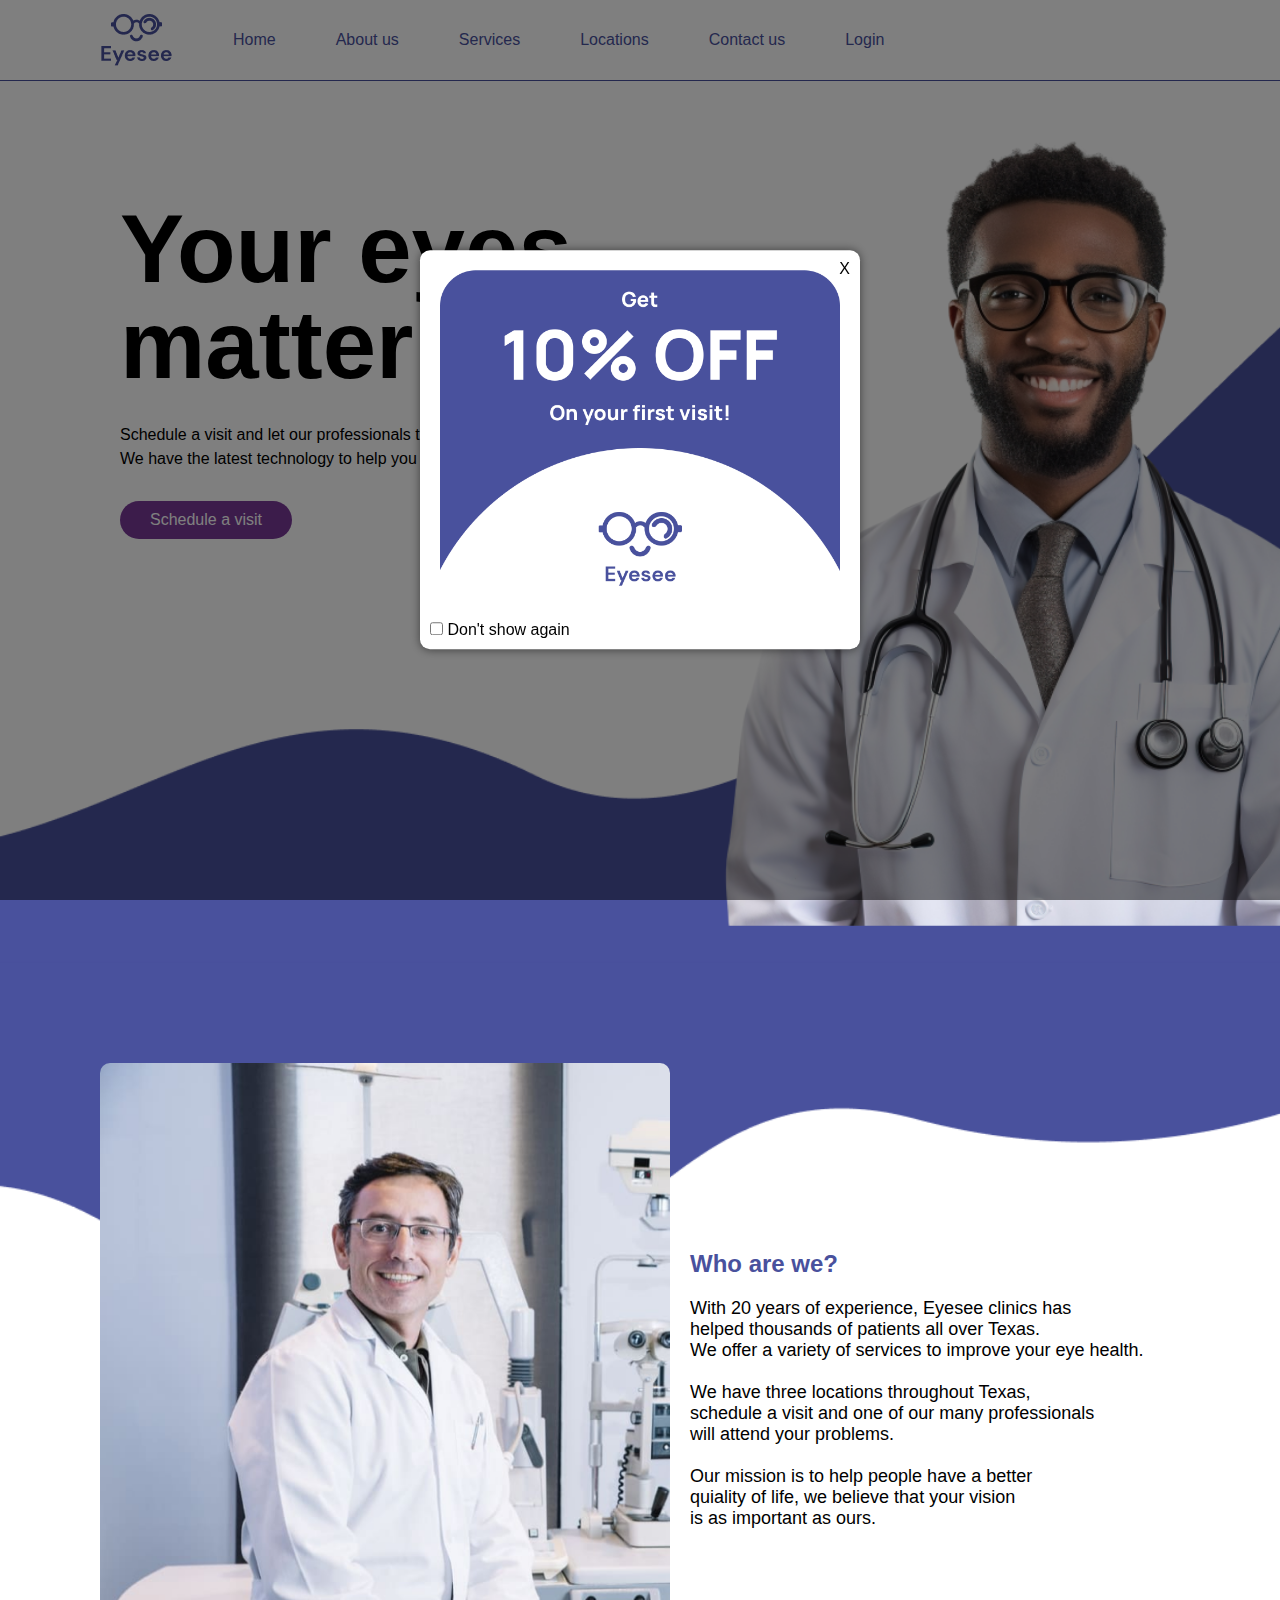
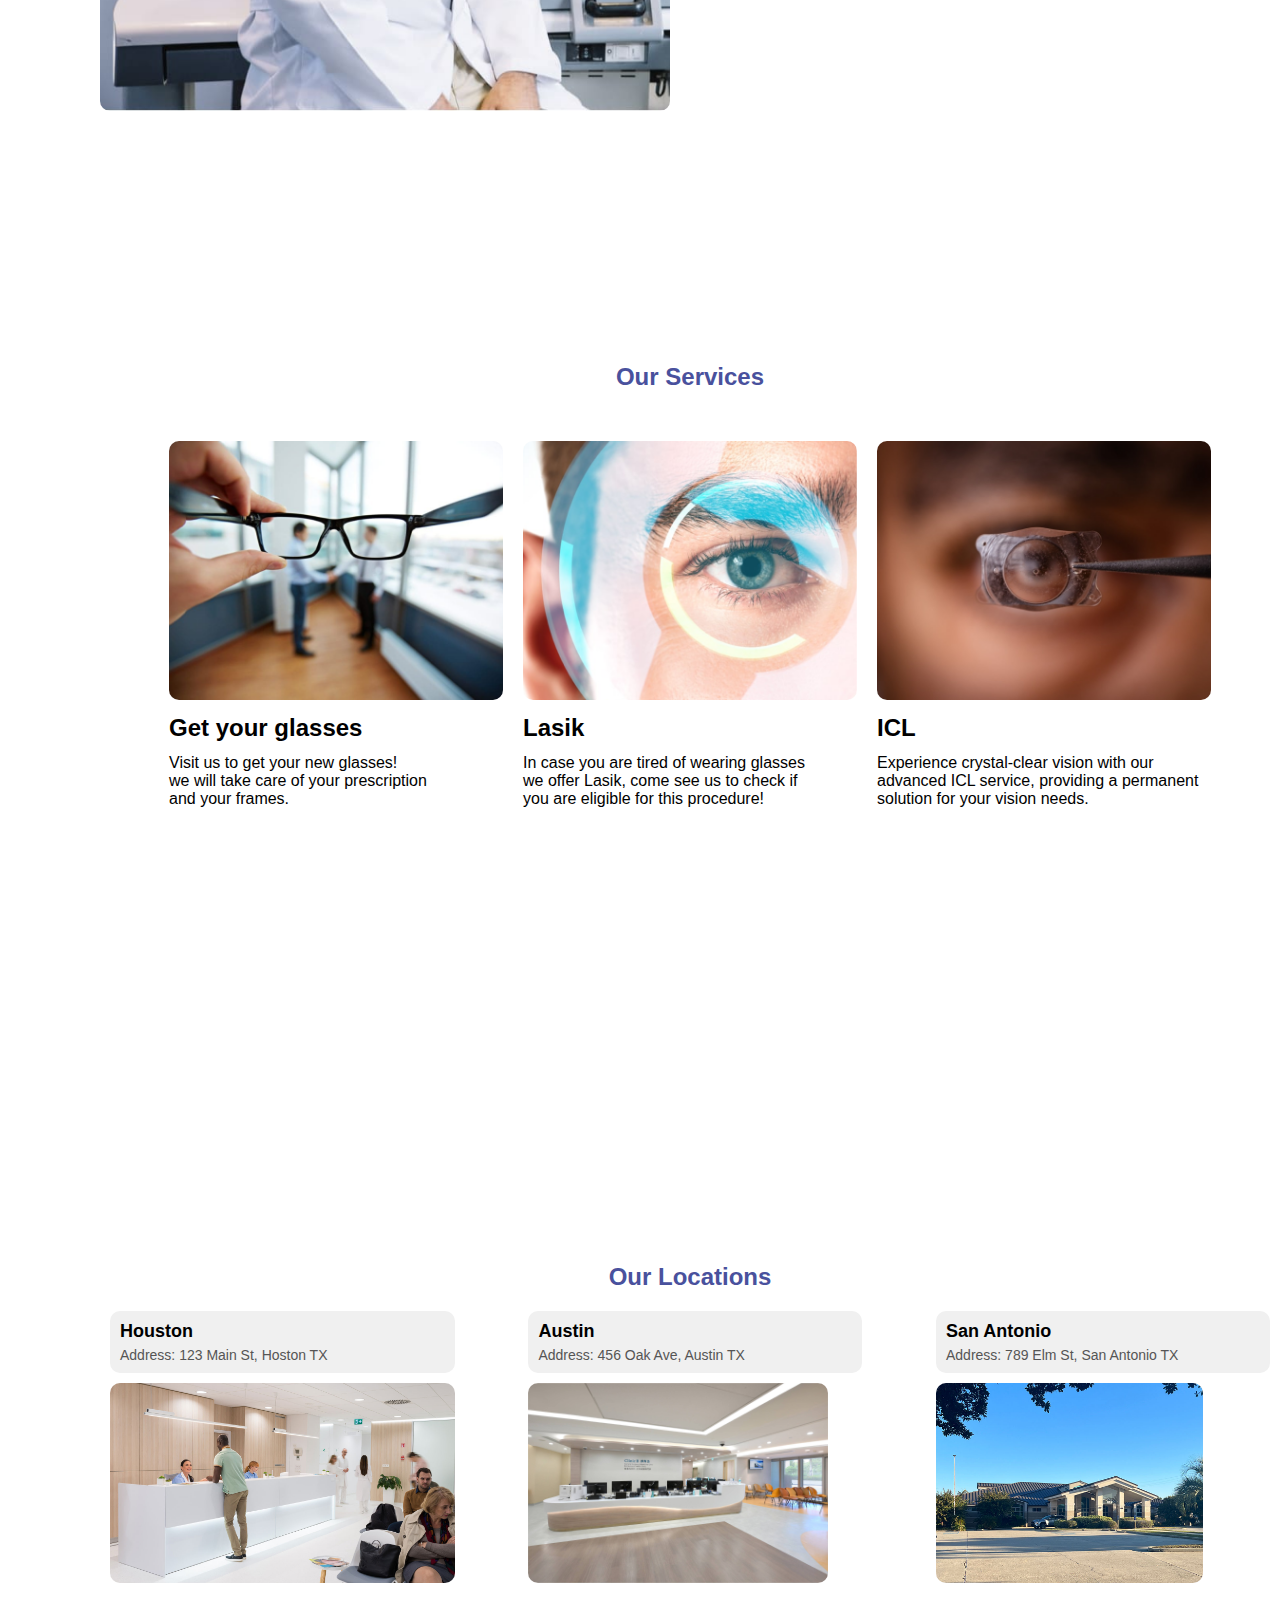
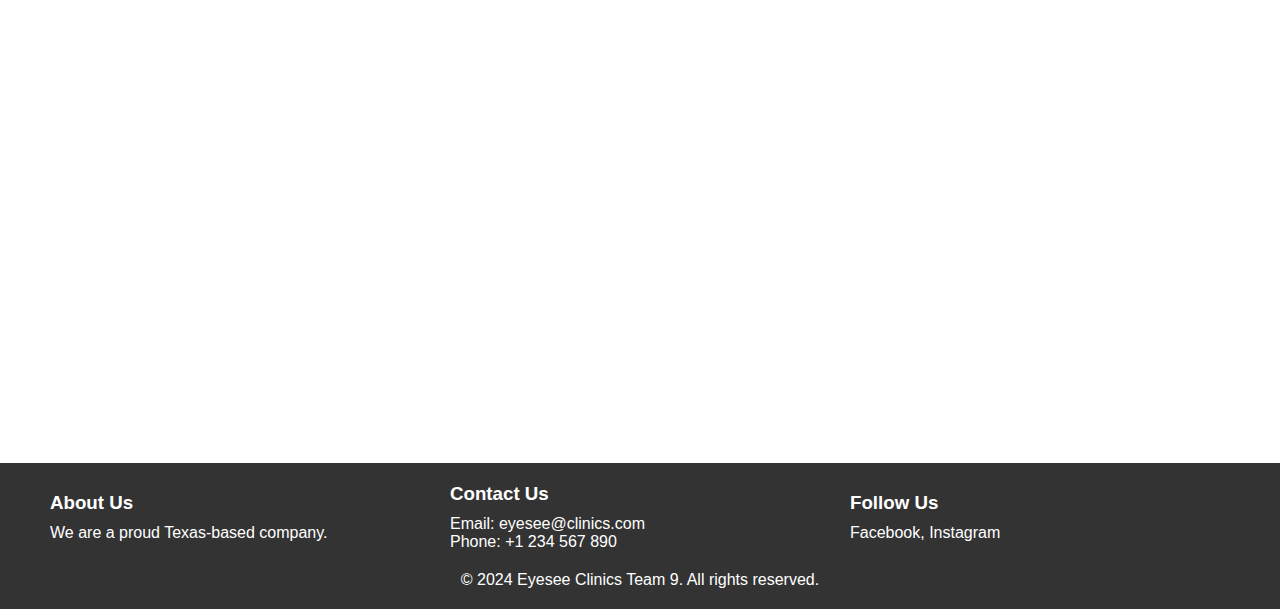
<file: landing/index.html>
<!DOCTYPE html>
<html lang="en">
<head>
    <meta charset="UTF-8">
    <meta name="viewport" content="width=device-width, initial-scale=1.0">
    <title>Document</title>
    <link rel="stylesheet" href="style.css">
</head>
<body>
    <div id="popup-overlay" class="popup-overlay">
        <div class="popup">
            <span class="close-btn" onclick="closePopup()">X</span>
            <img src="popup.png" alt="Popup Image">
            <p class="bottom-text">
                <input type="checkbox" id="dont-show-again"> Don't show again
            </p>
        </div>
    </div>  
    <nav>
        <ul>
            <li><a href="index.html"><img src="logo.png" alt="Logo"></a></li>
            <li><a href="index.html">Home</a></li>
            <li><a href="#about">About us</a></li>
            <li><a href="#services">Services</a></li>
            <li><a href="#locations">Locations</a></li>
            <li><a href="Contact.html">Contact us</a></li>
            <li><a href="../login/login.html">Login</a></li>
            <!-- Change the login link to a placeholder -->
        <!--<li><a href="../profile/profile.html">Profile</a></li>-->
        </ul>
    </nav>

    <section class="fwh-slide">
        <div class="content">
            <p>Your eyes <br> matter to us! <br></p>
            <p class="sub-text">Schedule a visit and let our professionals take care of you. <br>We have the latest technology to help you out.<br></p>
            <a href="../appointment/appointment.html" class="button">Schedule a visit</a>
        </div>
    </section>

    <section class="about" id="about">
        <div class="about-content">
            <div class="about-image">
                <img src="aboutimage.png" alt="About Image">
            </div>
            <div class="about-text">
                <h2>Who are we?</h2>
                <p>With 20 years of experience, Eyesee clinics has <br>
                    helped thousands of patients all over Texas. <br>
                    We offer a variety of services to improve your eye health.<br>
                    <br>
                    We have three locations throughout Texas, <br>
                    schedule a visit and one of our many professionals <br>
                    will attend your problems.<br>
                    <br>
                    Our mission is to help people have a better<br>
                    quiality of life, we believe that your vision<br>
                    is as important as ours.
                </p>
            </div>
        </div>
    </section>

    <section class="services" id="services">
        <h2 class="services-title">Our Services</h2>
        <div class="services-container">
            <div class="service-item">
                <img src="service1.png" alt="Service Image 1">
                <h3>Get your glasses</h3>
                <p>Visit us to get your new glasses!<br> we will take care of your prescription<br>and your frames.</p>
            </div>
            <div class="service-item">
                <img src="service2.png" alt="Service Image 2">
                <h3>Lasik</h3>
                <p>In case you are tired of wearing glasses<br> we offer Lasik, come see us to check if<br> you are eligible for this procedure!</p>
            </div>
            <div class="service-item">
                <img src="service3.png" alt="Service Image 3">
                <h3>ICL</h3>
                <p>Experience crystal-clear vision with our<br> advanced ICL service, providing a permanent<br> solution for your vision needs.</p>
            </div>
        </div>
    </section>
    
    <section class="locations">
        <h2 class="locations-title">Our Locations</h2>
        <div class="locations-container">
            <div class="location-item">
                <div class="location-info">
                    <h3>Houston</h3>
                    <p>Address: 123 Main St, Hoston TX</p>
                </div>
                <img src="location1.jpg" alt="Location 1 Image">
            </div>
            <div class="location-item">
                <div class="location-info">
                    <h3>Austin</h3>
                    <p>Address: 456 Oak Ave, Austin TX</p>
                </div>
                <img src="location2.jpg" alt="Location 2 Image">
            </div>
            <div class="location-item">
                <div class="location-info">
                    <h3>San Antonio</h3>
                    <p>Address: 789 Elm St, San Antonio TX</p>
                </div>
                <img src="location3.jpg" alt="Location 3 Image">
            </div>
        </div>
    </section>
    
    
    <script src="script.js"></script>

    <footer>
        <div class="footer-content">
            <div class="footer-left">
                <h3>About Us</h3>
                <p>We are a proud Texas-based company.</p>
            </div>
            <div class="footer-center">
                <h3>Contact Us</h3>
                <p>Email: eyesee@clinics.com<br>Phone: +1 234 567 890</p>
            </div>
            <div class="footer-right">
                <h3>Follow Us</h3>
                <p>Facebook, Instagram</p>
            </div>
        </div>
        <div class="footer-bottom">
            <p>&copy; 2024 Eyesee Clinics Team 9. All rights reserved.</p>
        </div>
    </footer>
</body>
</html>
</file>
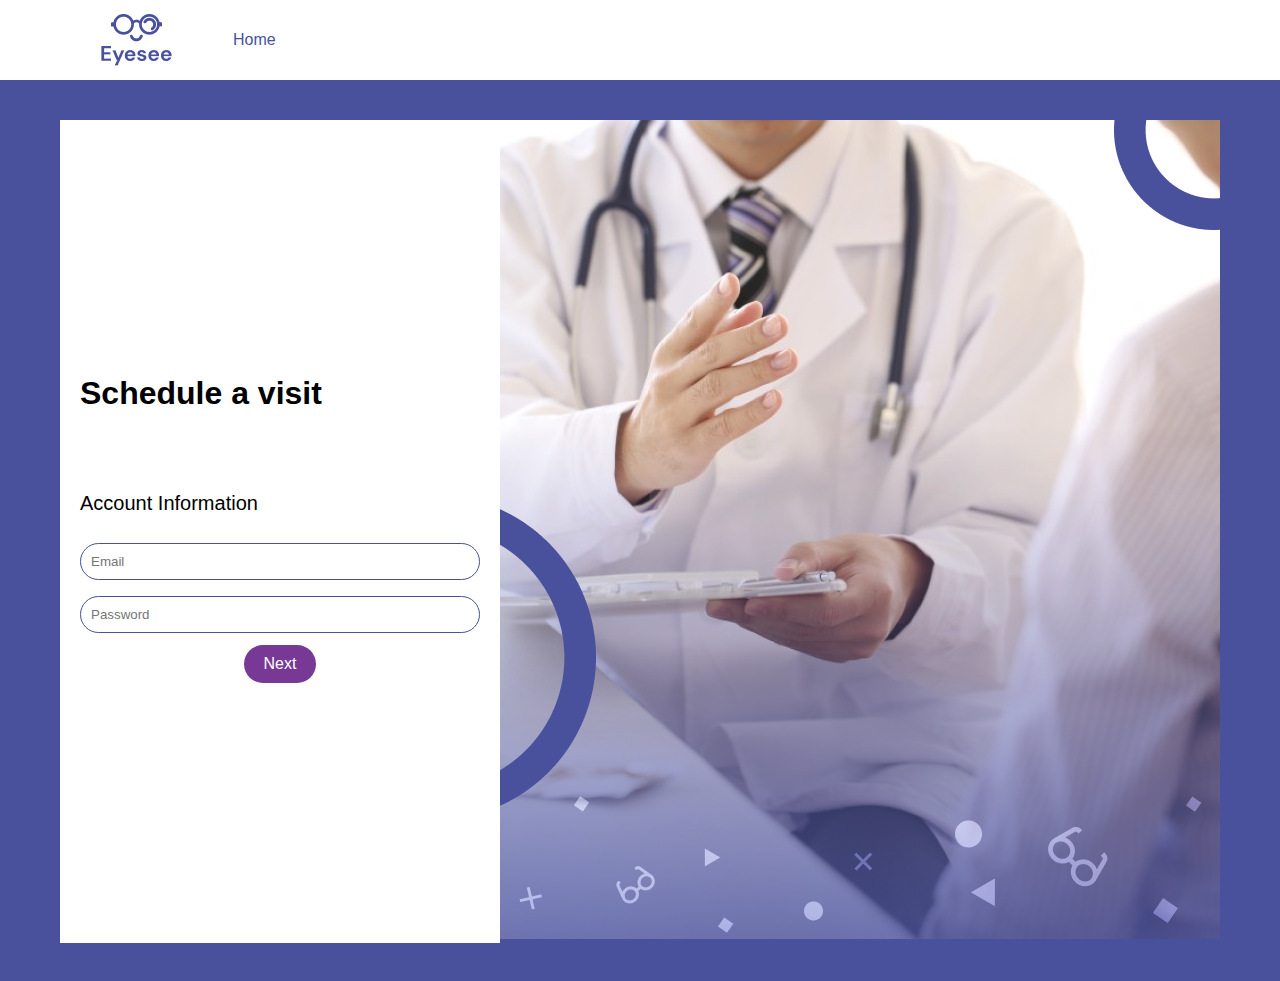
<file: appointment/appointment.html>
<!DOCTYPE html>
<html lang="en">
<head>
    <meta charset="UTF-8">
    <meta name="viewport" content="width=device-width, initial-scale=1.0">
    <title>Document</title>
    <link rel="stylesheet" href="appointment.css">
</head>
<body>
    <nav>
        <ul>
            <li><a href="../landing/index.html"><img src="../landing/logo.png" alt="Logo"></a></li>
            <li><a href="../landing/index.html">Home</a></li>
        </ul>
    </nav>

    <div class="container">
        <div class="content">
            <div class="form-container">
                <div class="box">
                    
                    <form id="multi-step-form">
                        

                    <div class="step active" id="step1">
                        <h3>Schedule a visit</h3>
                        <h2>Account Information</h2>
                        <input type="text" id="email" name="email" placeholder="Email"><br>
                        <input type="text" id="password" name="password" placeholder="Password"><br>
                        <button onclick="nextStep()">Next</button>
                    </div>

                    <div class="step" id="step2">
                        <h3>Schedule a visit</h3>
                        <h2>Contact Information</h2>
                        <input type="text" id="address" name="address" placeholder="Address"><br>
                        <input type="email" id="email" name="email" placeholder="Email"><br>
                        <input type="tel" id="phone" name="phone" placeholder="Phone Number"><br>
                        <button onclick="prevStep()">Previous</button>
                        <button onclick="nextStep()">Next</button>
                    </div>

                    <div class="step" id="step3">
                        <h3>Schedule a visit</h3>
                        <h2>Personal Information</h2>
                        <input type="text" id="name" name="name" placeholder="Name"><br>
                        <input type="text" id="lastname" name="lastname" placeholder="Last Name"><br>
                        <input type="text" id="age" name="age" placeholder="Age"><br>
                            <select id="gender" name="gender">
                                <option value="" disabled selected>Gender</option>
                                <option value="male">Male</option>
                                <option value="female">Female</option>
                            </select>
                        <input type="text" id="SSN" name="SSN" placeholder="SSN"><br>
                        <button onclick="prevStep()">Previous</button>
                        <button onclick="nextStep()">Next</button>
                    </div>

                    <div class="step" id="step4">
                        <h3>Schedule a visit</h3>
                        <h2>Insurance Information</h2>
                        <input type="text" id="insurance" name="insurance" placeholder="Insurance provider (optional)"><br>
                        <button onclick="prevStep()">Previous</button>
                        <button onclick="nextStep()">Next</button>
                    </div>

                    <div class="step" id="step5">
                        <h3>Schedule a visit</h3>
                        <h2>Appointment Information</h2>
                        <select id="location" name="location">
                            <option value="" disabled selected>Select a location</option>
                            <option value="Glasses">Houston</option>
                            <option value="Lasik">Austin</option>
                            <option value="ICL">San Antonio</option>
                        </select><br>
                        <select id="appointmentType" name="appointmentType" onchange="showPermissionBox()">
                            <option value="" disabled selected>Select appointment type</option>
                            <option value="Glasses">Get your glasses</option>
                            <option value="Lasik">Lasik</option>
                            <option value="ICL">ICL</option>
                        </select><br>
                        <div id="permissionBox" style="display: none;">
                            <p>Do you have permission from your main physician to perform this procedure?</p>
                            <label><input type="radio" name="permission" value="Yes"> Yes</label>
                            <label><input type="radio" name="permission" value="No"> No</label>
                        </div>
                        <label for="appointmentDate">Select appointment date and time:</label><br>
                            <input type="datetime-local" id="appointmentDate" name="appointmentDate"><br> <!-- Input for date and time -->
                        <button onclick="prevStep()">Previous</button>
                        <button type="submit" onclick="generateRandomAppointmentId(event)">Submit</button>
                    </div>
                </form>
            </div>
        </div>
        <div class="image-container">
            <img src="schedulebg.png" alt="Image">
        </div>
    </div>
</div>

<script>
    function showPermissionBox() {
        var appointmentType = document.getElementById("appointmentType").value;
        var permissionBox = document.getElementById("permissionBox");

        if (appointmentType === "Lasik" || appointmentType === "ICL") {
            permissionBox.style.display = "block";
        } else {
            permissionBox.style.display = "none";
        }
    }
</script>
  
<script src="script.js"></script>
<script>
    function generateRandomAppointmentId(event) {
        event.preventDefault(); // Prevent the form from submitting
        
        // Get the permission radio button value
        var permission = document.querySelector('input[name="permission"]:checked');

        if (!permission || permission.value !== 'No') {
            // Generate a random number
            const randomNumber = Math.floor(Math.random() * 10000);
            
            // Construct an appointment ID using only the random number
            const appointmentId = randomNumber;
            
            // Display the generated appointment ID
            alert('Your generated appointment ID: ' + appointmentId);
        } else {
            // If permission is 'No', display an alert message
            alert('You cannot proceed without permission from your main physician.');
        }
    }
</script>
</body>
</html>
</file>
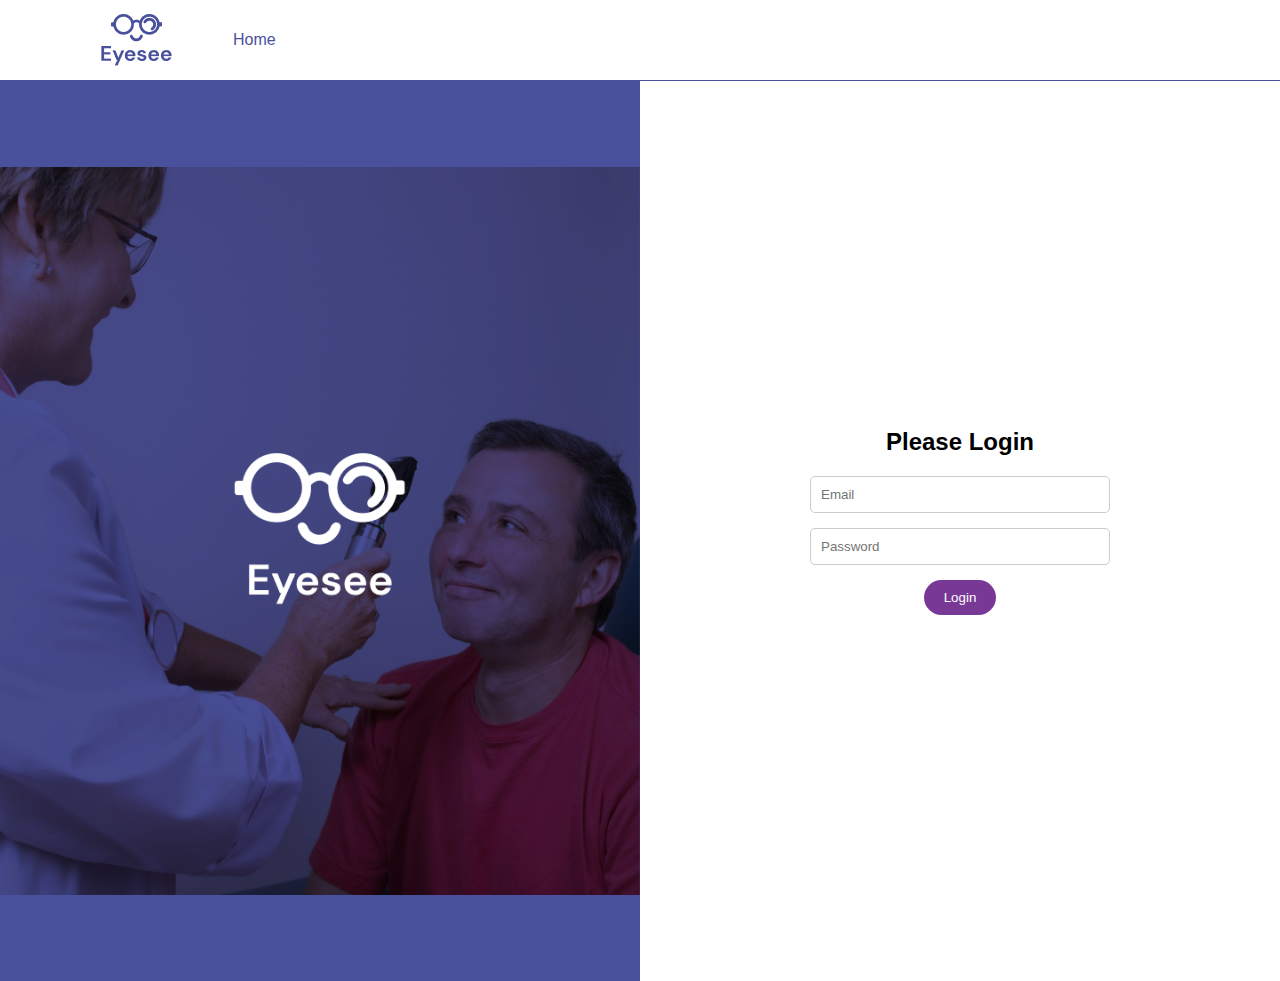
<file: login/admin-login.html>
<!DOCTYPE html>
<html lang="en">
<head>
    <meta charset="UTF-8">
    <meta name="viewport" content="width=device-width, initial-scale=1.0">
    <title>Login</title>
    <link rel="stylesheet" href="admin-login.css">
</head>
<body>
    <nav>
        <ul>
            <li><a href="../landing/index.html"><img src="../landing/logo.png" alt="Logo"></a></li>
            <li><a href="../landing/index.html">Home</a></li>
        </ul>
    </nav>

    <div class="container">
        <div class="image-container">
            <img src="login image.png" alt="Image">
        </div>
        <div class="login-container">
            <h2>Please Login</h2>
            <form action="#">
                <div class="input-group">
                    <input type="text" placeholder="Email" name="email" required>
                </div>
                <div class="input-group">
                    <input type="password" placeholder="Password" name="password" required>
                </div>
                <button type="submit">Login</button>
            </form>
        </div>
    </div>
</body>
</html>
</file>
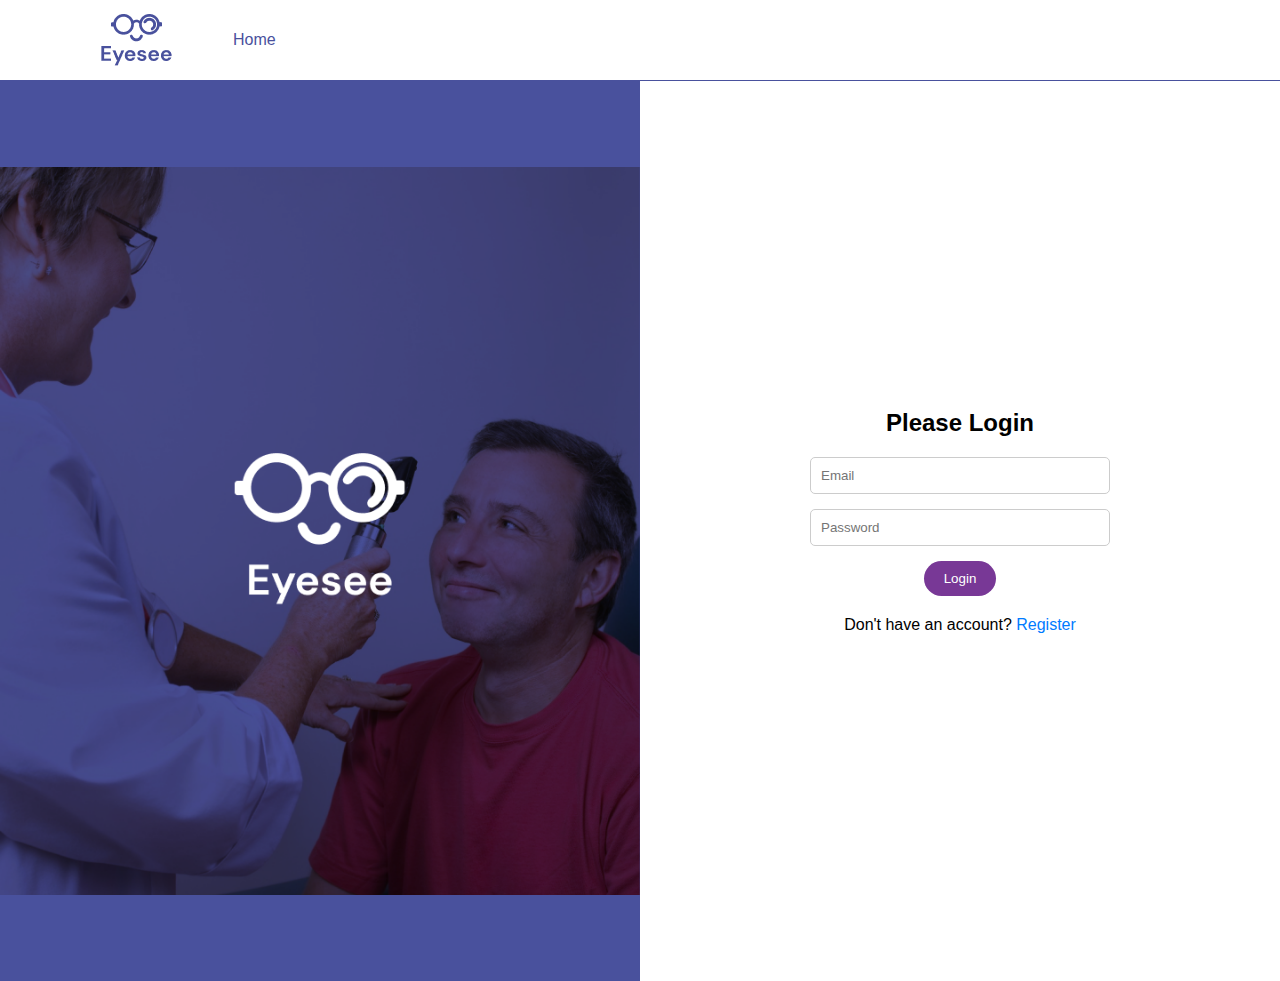
<file: login/doctor-login.html>
<!DOCTYPE html>
<html lang="en">
<head>
    <meta charset="UTF-8">
    <meta name="viewport" content="width=device-width, initial-scale=1.0">
    <title>Login</title>
    <link rel="stylesheet" href="doctor-login.css">
</head>
<body>
    <nav>
        <ul>
            <li><a href="../landing/index.html"><img src="../landing/logo.png" alt="Logo"></a></li>
            <li><a href="../landing/index.html">Home</a></li>
        </ul>
    </nav>

    <div class="container">
        <div class="image-container">
            <img src="login image.png" alt="Image">
        </div>
        <div class="login-container">
            <h2>Please Login</h2>
            <form action="#">
                <div class="input-group">
                    <input type="text" placeholder="Email" name="email" required>
                </div>
                <div class="input-group">
                    <input type="password" placeholder="Password" name="password" required>
                </div>
                <button type="submit">Login</button>
            </form>
            <p>Don't have an account? <a href="../register/register.html">Register</a></p>
        </div>
    </div>
</body>
</html>
</file>
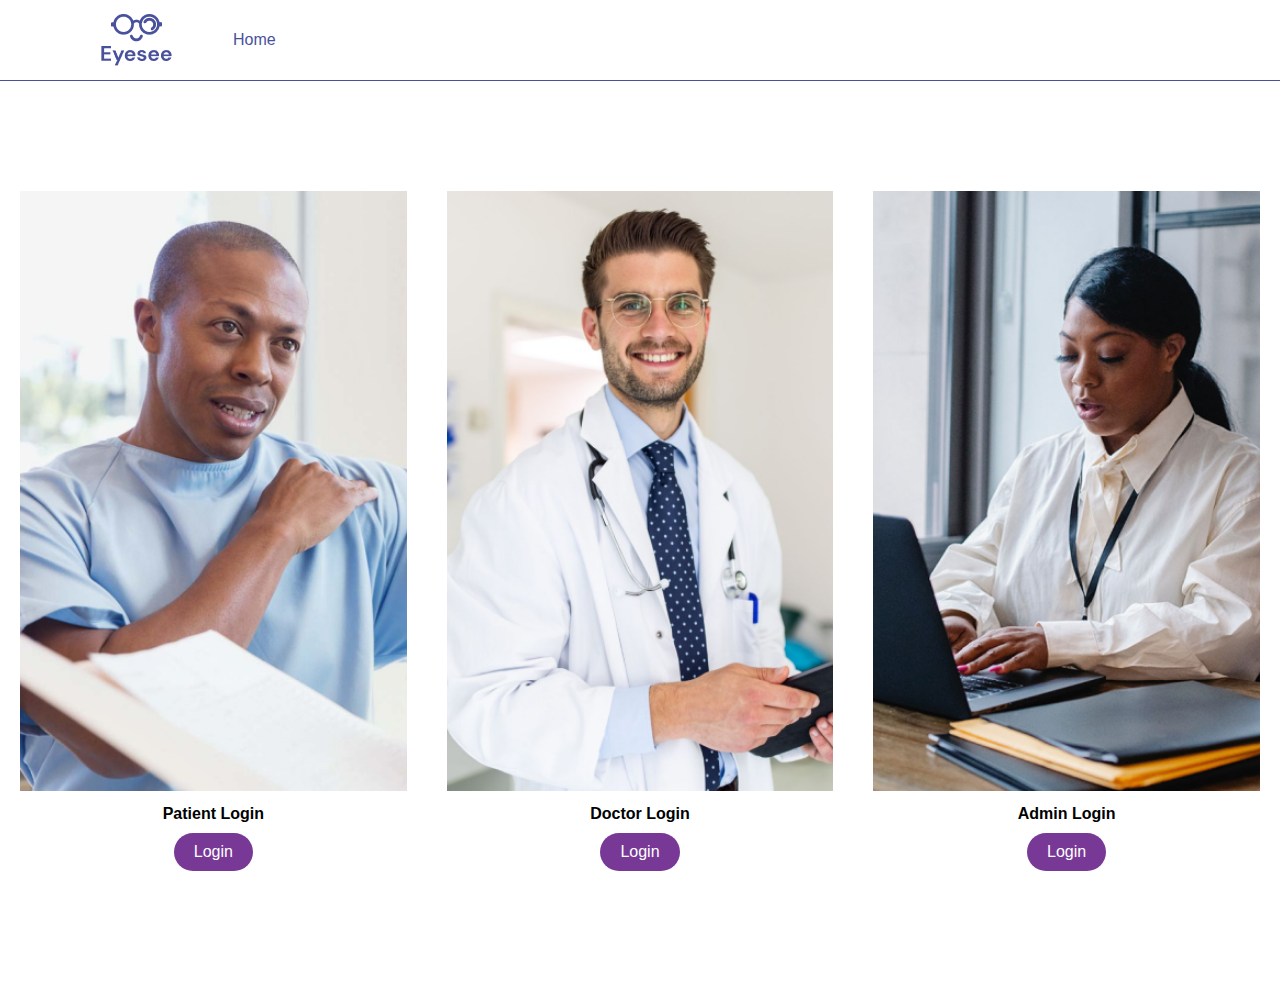
<file: login/login.html>
<!DOCTYPE html>
<html lang="en">
<head>
    <meta charset="UTF-8">
    <meta name="viewport" content="width=device-width, initial-scale=1.0">
    <title>Login</title>
    <link rel="stylesheet" href="loginstyle.css">
</head>
<body>
    <nav>
        <ul>
            <li><a href="../landing/index.html"><img src="../landing/logo.png" alt="Logo"></a></li>
            <li><a href="../landing/index.html">Home</a></li>
        </ul>
    </nav>

    <div class="container">
        <div class="image-container">
            <img src="patient.png" alt="Image">
            <p>Patient Login</p>
            <a href="patient-login.html">Login</a>
        </div>
        <div class="image-container">
            <img src="doctor.png" alt="Image">
            <p>Doctor Login</p>
            <a href="doctor-login.html">Login</a>
        </div>
        <div class="image-container">
            <img src="admin.png" alt="Image">
            <p>Admin Login</p>
            <a href="../login/admin-login.html">Login</a>
        </div>
    </div>
</body>
</html>
</file>
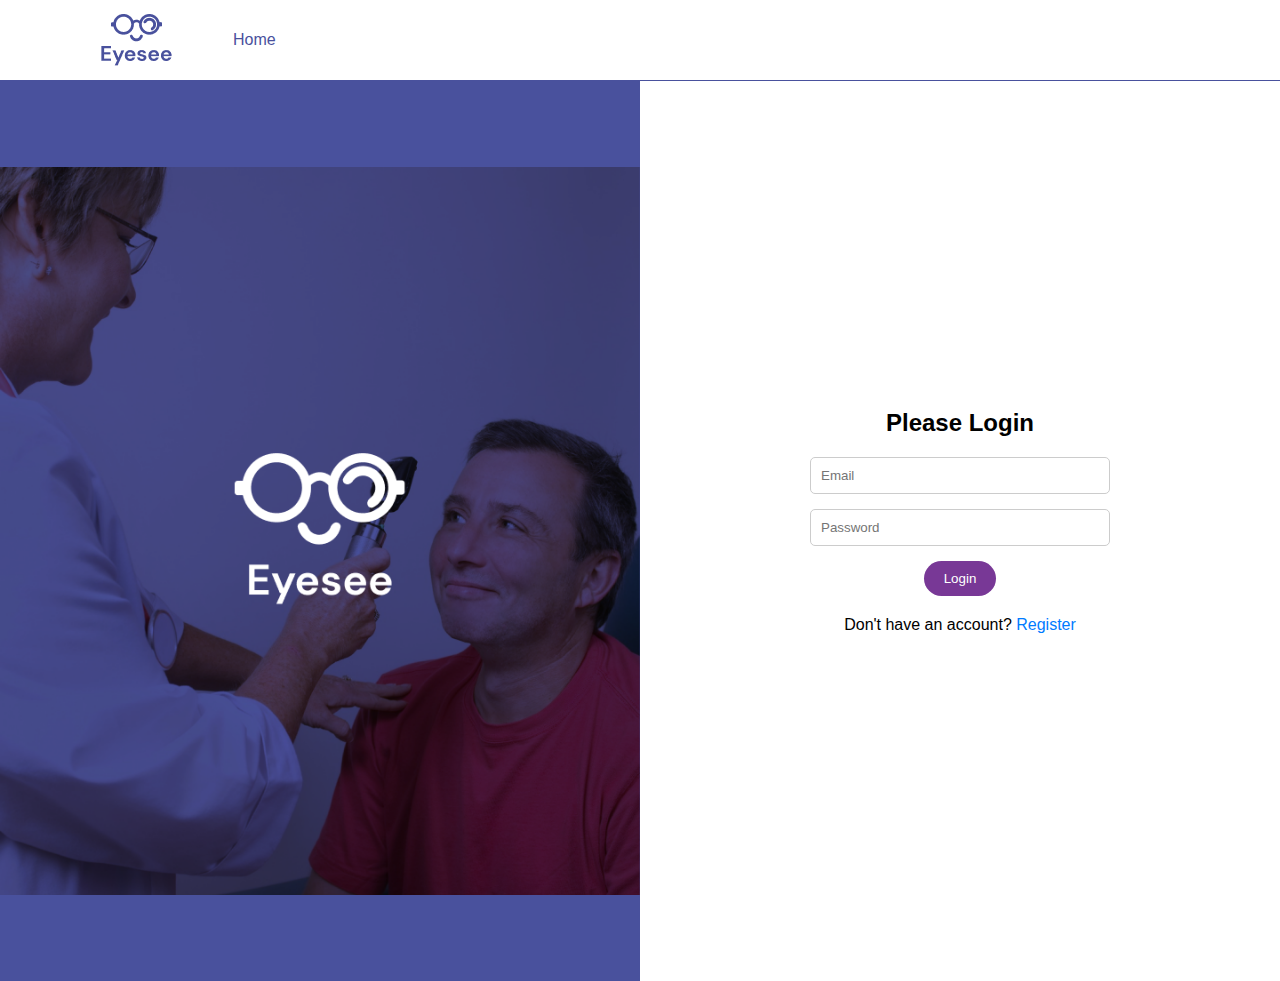
<file: login/patient-login.html>
<!DOCTYPE html>
<html lang="en">
<head>
    <meta charset="UTF-8">
    <meta name="viewport" content="width=device-width, initial-scale=1.0">
    <title>Login</title>
    <link rel="stylesheet" href="patient-login-style.css">
</head>
<body>
    <nav>
        <ul>
            <li><a href="../landing/index.html"><img src="../landing/logo.png" alt="Logo"></a></li>
            <li><a href="../landing/index.html">Home</a></li>
        </ul>
    </nav>

    <div class="container">
        <div class="image-container">
            <img src="login image.png" alt="Image">
        </div>
        <div class="login-container">
            <h2>Please Login</h2>
            <form action="#">
                <div class="input-group">
                    <input type="text" placeholder="Email" name="email" required>
                </div>
                <div class="input-group">
                    <input type="password" placeholder="Password" name="password" required>
                </div>
                <button type="submit">Login</button>
            </form>
            <p>Don't have an account? <a href="../register/register.html">Register</a></p>
        </div>
    </div>
</body>
</html>
</file>
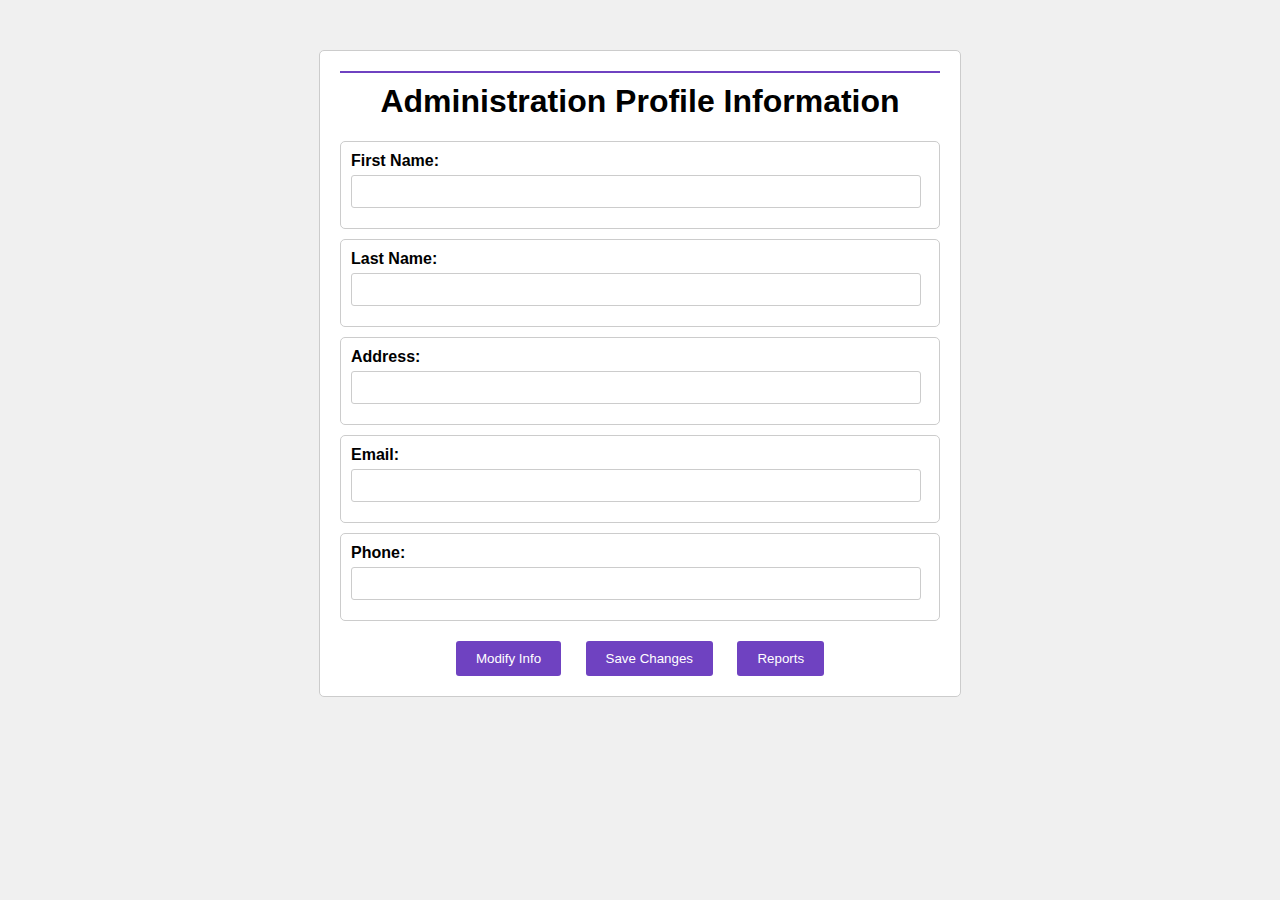
<file: profile/admin-profile.html>
<!DOCTYPE html>
<html lang="en">
<head>
    <meta charset="UTF-8">
    <meta name="viewport" content="width=device-width, initial-scale=1.0">
    <title>Administration Profile</title>
    <link rel="stylesheet" href="admin-profile.css">
</head>
<body>
    <div class="container">
        <h1>Administration Profile Information</h1>
        <div class="info">
            <div class="field-container">
                <div class="field">
                    <label for="firstName">First Name:</label>
                    <input type="text" id="firstName" value=" ">
                </div>
            </div>
            <div class="field-container">
                <div class="field">
                    <label for="lastName">Last Name:</label>
                    <input type="text" id="lastName" value=" ">
                </div>
            </div>
            <div class="field-container">
                <div class="field">
                    <label for="address">Address:</label>
                    <input type="text" id="address" value=" ">
                </div>
            </div>
            <div class="field-container">
                <div class="field">
                    <label for="email">Email:</label>
                    <input type="email" id="email" value=" ">
                </div>
            </div>
            <div class="field-container">
                <div class="field">
                    <label for="phone">Phone:</label>
                    <input type="tel" id="phone" value=" ">
                </div>
            </div>
        </div>
        <div class="buttons">
            <button id="modifyButton">Modify Info</button>
            <button id="saveButton">Save Changes</button>
            <button id="reportsButton">Reports</button>
        </div>
    </div>

    <div id="modal" class="modal">
        <div class="modal-content">
            <span class="close">&times;</span>
            <div id="reportsContent"></div>
        </div>
    </div>

    <script src="admin-profile.js"></script>
    <script src="modify-button.js"></script>


</body>
</html>
</file>
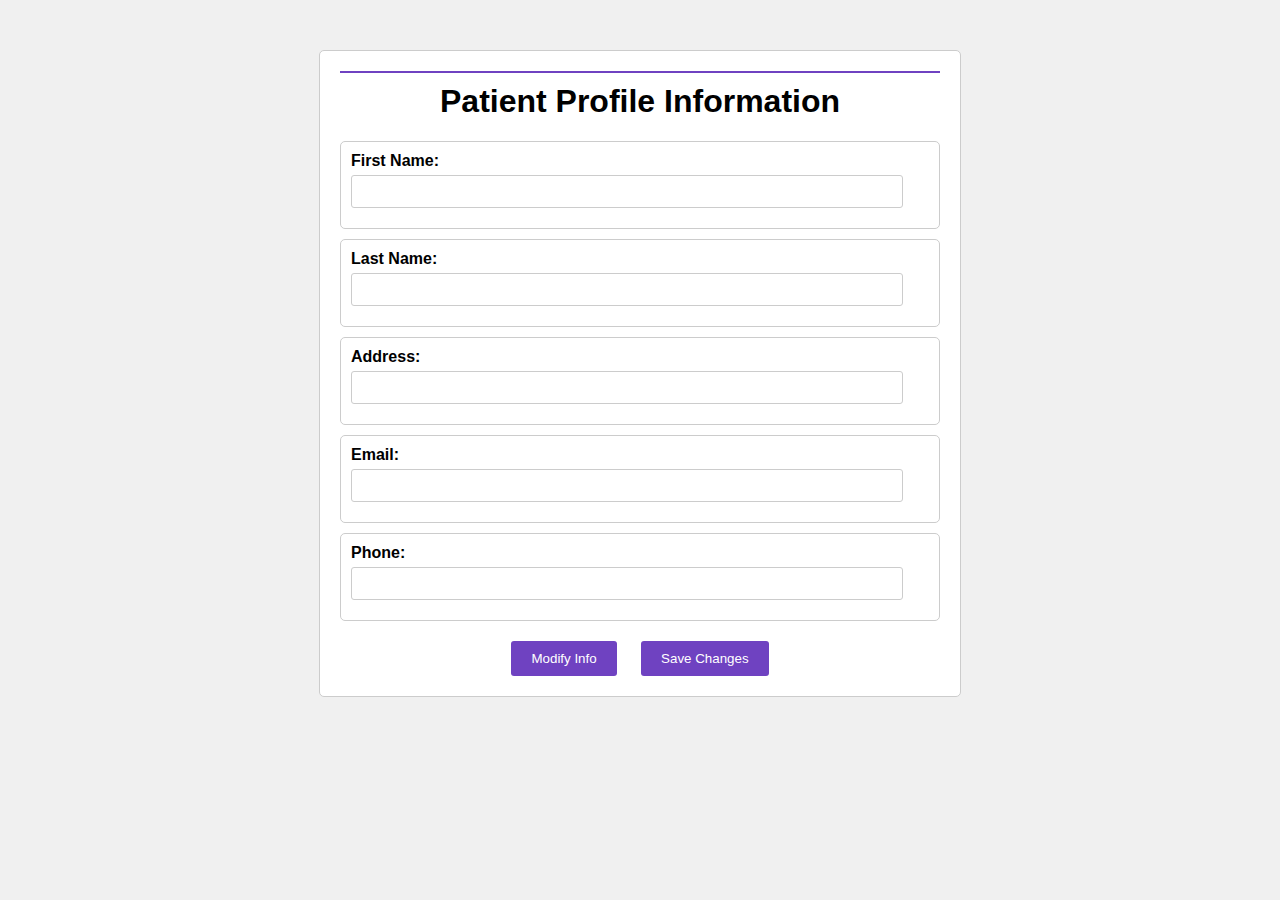
<file: profile/patient-profile.html>
<html lang="en">
<head>
    <meta charset="UTF-8">
    <meta name="viewport" content="width=device-width, initial-scale=1.0">
    <title>Patient Profile</title>
    <link rel="stylesheet" href="patient-profile.css">
</head>
<body>
    <div class="container">
        <h1>Patient Profile Information</h1>
        <div class="info">
            <div class="field-container">
                <div class="field">
                    <label for="firstName">First Name:</label>
                    <input type="text" id="firstName" value=" ">
                </div>
            </div>
            <div class="field-container">
                <div class="field">
                    <label for="lastName">Last Name:</label>
                    <input type="text" id="lastName" value=" ">
                </div>
            </div>
            <div class="field-container">
                <div class="field">
                    <label for="address">Address:</label>
                    <input type="text" id="address" value=" ">
                </div>
            </div>
            <div class="field-container">
                <div class="field">
                    <label for="email">Email:</label>
                    <input type="email" id="email" value=" ">
                </div>
            </div>
            <div class="field-container">
                <div class="field">
                    <label for="phone">Phone:</label>
                    <input type="tel" id="phone" value=" ">
                </div>
            </div>
        </div>
        <div class="buttons">
            <button id="modifyButton">Modify Info</button>
            <button id="saveButton">Save Changes</button>
        </div>
    </div>

    <script src="modify-button.js"></script>

</body>
</html>
</file>
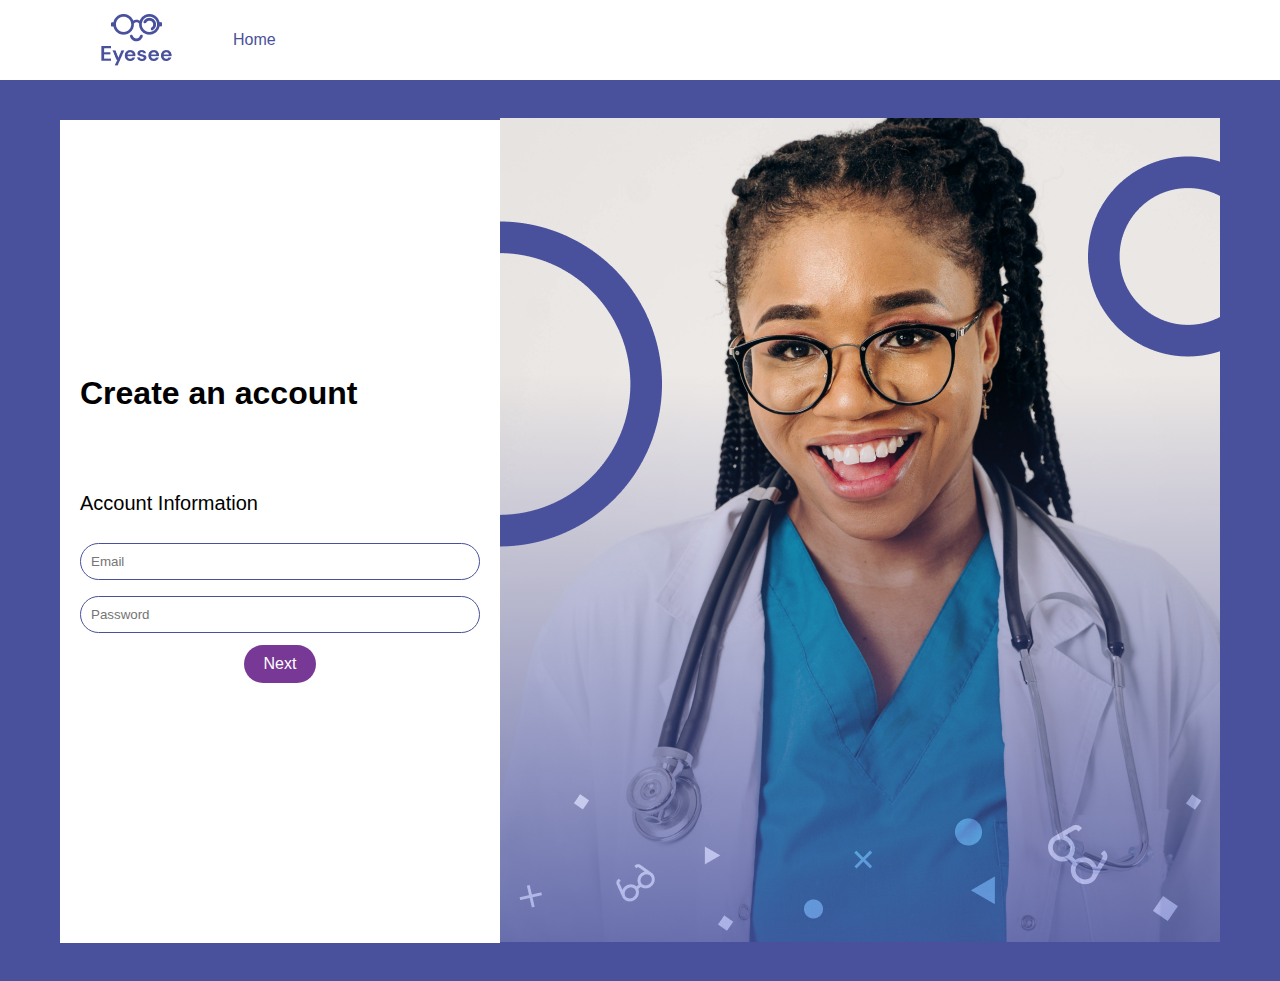
<file: register/register.html>
<!DOCTYPE html>
<html lang="en">
<head>
    <meta charset="UTF-8">
    <meta name="viewport" content="width=device-width, initial-scale=1.0">
    <title>Document</title>
    <link rel="stylesheet" href="register.css">
</head>
<body>
    <nav>
        <ul>
            <li><a href="../landing/index.html"><img src="../landing/logo.png" alt="Logo"></a></li>
            <li><a href="../landing/index.html">Home</a></li>
        </ul>
    </nav>

    <div class="container">
        <div class="content">
            <div class="form-container">
                <div class="box">
                    
                    <form id="multi-step-form">
                        

                    <div class="step active" id="step1">
                        <h3>Create an account</h3>
                        <h2>Account Information</h2>
                        <input type="text" id="email" name="email" placeholder="Email"><br>
                        <input type="text" id="password" name="password" placeholder="Password"><br>
                        <button onclick="nextStep()">Next</button>
                    </div>

                    <div class="step" id="step2">
                        <h3>Create an account</h3>
                        <h2>Contact Information</h2>
                        <input type="text" id="address" name="address" placeholder="Address"><br>
                        <input type="email" id="email" name="email" placeholder="Email"><br>
                        <input type="tel" id="phone" name="phone" placeholder="Phone Number"><br>
                        <button onclick="prevStep()">Previous</button>
                        <button onclick="nextStep()">Next</button>
                    </div>

                    <div class="step" id="step3">
                        <h3>Create an account</h3>
                        <h2>Personal Information</h2>
                        <input type="text" id="name" name="name" placeholder="Name"><br>
                        <input type="text" id="lastname" name="lastname" placeholder="Last Name"><br>
                        <input type="text" id="age" name="age" placeholder="Age"><br>
                            <select id="gender" name="gender">
                                <option value="" disabled selected>Gender</option>
                                <option value="male">Male</option>
                                <option value="female">Female</option>
                            </select>
                        <input type="text" id="SSN" name="SSN" placeholder="SSN"><br>
                        <button onclick="prevStep()">Previous</button>
                        <button onclick="nextStep()">Next</button>
                    </div>

                    <div class="step" id="step4">
                        <h3>Create an account</h3>
                        <h2>Insurance Information</h2>
                        <input type="text" id="insurance" name="insurance" placeholder="Insurance provider (optional)"><br>
                        <button onclick="prevStep()">Previous</button>
                        <button type="submit" onclick="generateRandomUserId(event)">Submit</button>
                    </div>

                </form>
            </div>
        </div>
        <div class="image-container">
            <img src="registerbg.png" alt="Image">
        </div>
    </div>
</div>
  
<script src="script.js"></script>
<script>
    function generateRandomUserId() {
        // Generate a random number
        const randomNumber = Math.floor(Math.random() * 10000);
        
        // Construct a user ID using only the random number
        const userId = randomNumber;
        
        // Display the generated user ID
        alert('Your generated user ID: ' + userId);
    }
</script>
</body>
</html>
</file>
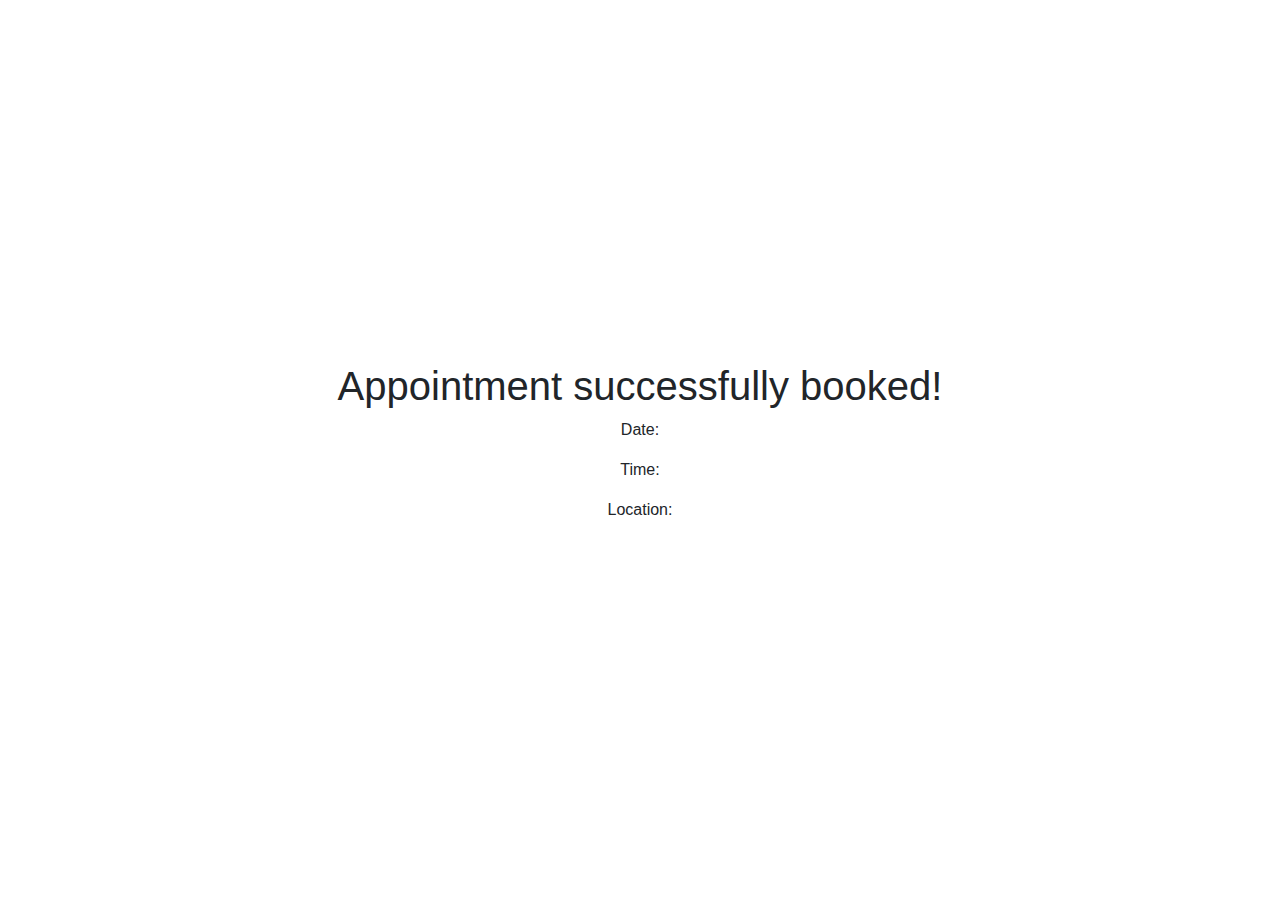
<file: View Appointments/booked.html>
<!DOCTYPE html>
<html lang="en">
<head>
    <meta charset="UTF-8">
    <meta name="viewport" content="width=device-width, initial-scale=1.0">
    <title>Appointment Confirmation</title>
    <link href="https://stackpath.bootstrapcdn.com/bootstrap/4.5.2/css/bootstrap.min.css" rel="stylesheet">
    <style>
        body {
            display: flex;
            justify-content: center;
            align-items: center;
            height: 100vh;
        }

        .content {
            text-align: center;
        }
    </style>
</head>
<body>

    <div class="content">
        <h1>Appointment successfully booked!</h1>
        <p>Date: </p>
        <p>Time: </p>
        <p>Location: </p>
    </div>


</body>
</html>
</file>
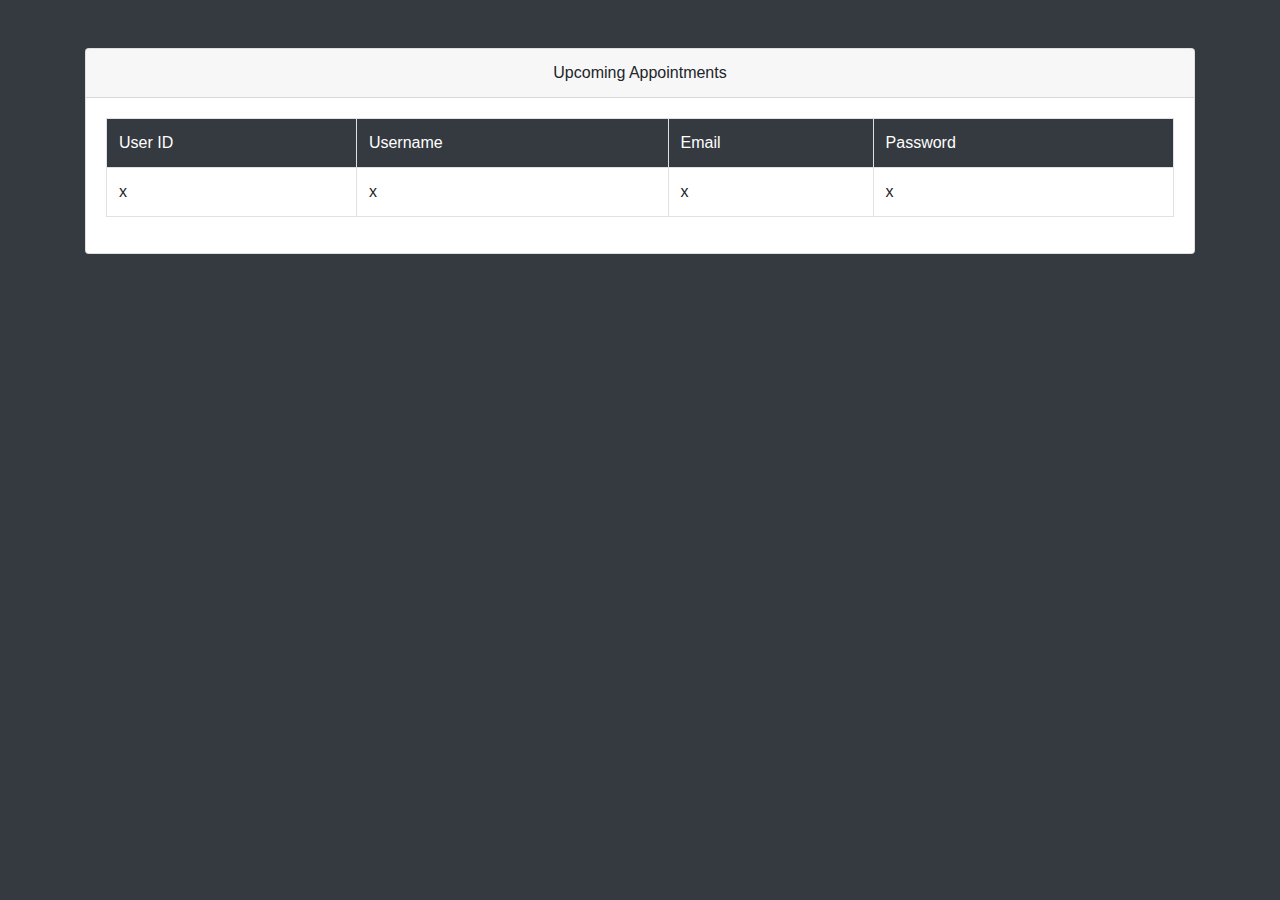
<file: View Appointments/table.html>
<!DOCTYPE html>
<html lang="en">

<head>
    <meta charset="UTF-8">
    <meta name="viewport" content="width=device-width, initial-scale=1.0">
    <title>Document</title>
    <link rel="stylesheet" href="https://cdn.jsdelivr.net/npm/bootstrap@4.4.1/dist/css/bootstrap.min.css"
          integrity="sha384-Vkoo8x4CGsO3+Hhxv8T/Q5PaXtkKtu6ug5TOeNV6gBiFeWPGFN9MuhOf23Q9Ifjh" crossorigin="anonymous">
</head>

<body class="bg-dark">
    <div class="container">
        <div class="row mt-5">
            <div class="col">
                <div class="card">
                    <div class="card-header">
                        <div class="display-6 text-center">Upcoming Appointments</div>
                    </div>
                    <div class="card-body">
                        <table class="table table-bordered">
                            <tr class="bg-dark text-white">
                                <td>User ID</td>
                                <td>Username</td>
                                <td>Email</td>
                                <td>Password</td>
                            </tr>
                            <tr>
                                <td>x</td>
                                <td>x</td>
                                <td>x</td>
                                <td>x</td>
                            </tr>

                        </table>
                    </div>
                </div>
            </div>
        </div>
    </div>
</body>

</html>
</file>
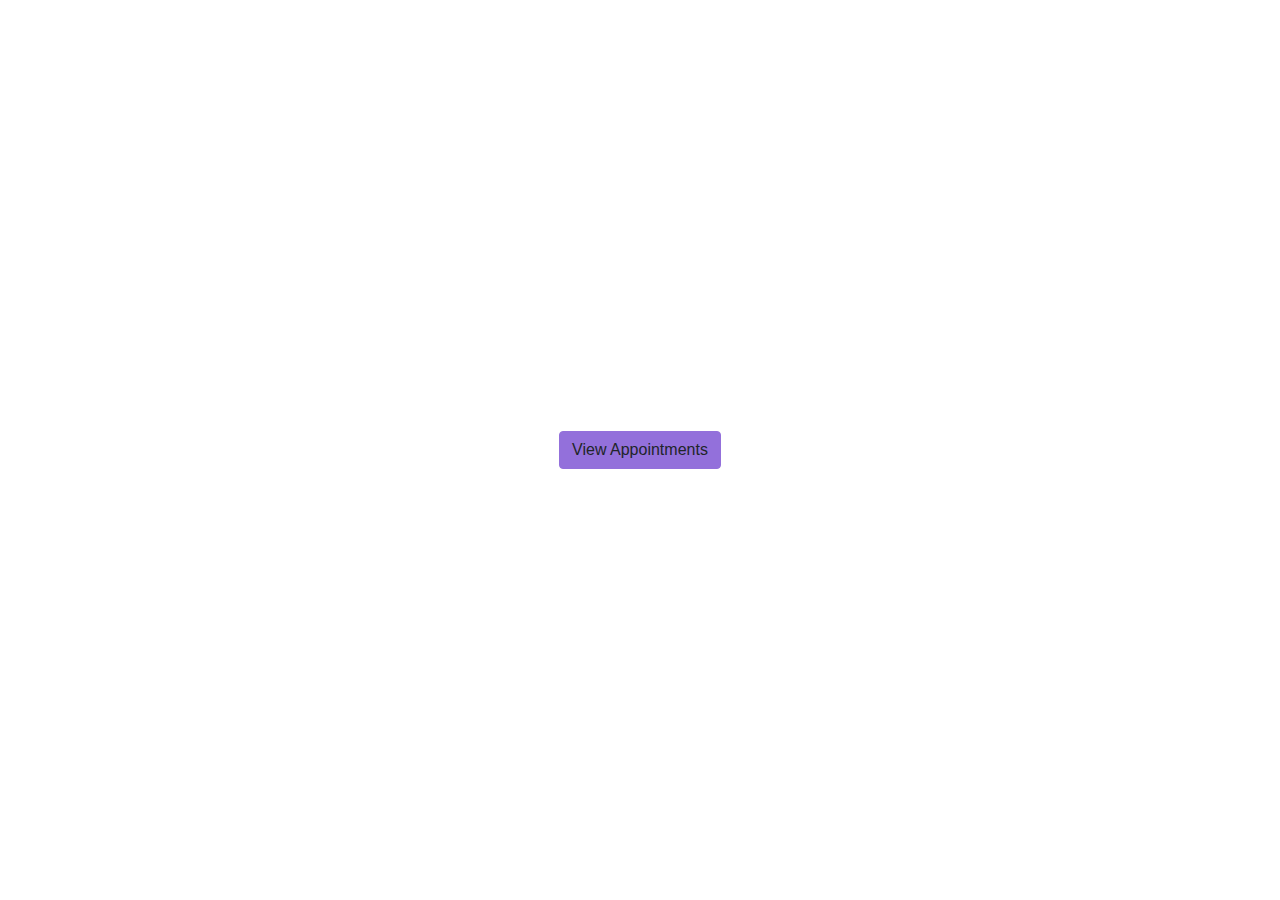
<file: View Appointments/view.html>
<!DOCTYPE html>
<html lang="en">
<head>
    <meta charset="UTF-8">
    <meta name="viewport" content="width=device-width, initial-scale=1.0">
    <title>Appointment Scheduler</title>
    <link rel="stylesheet" href="https://stackpath.bootstrapcdn.com/bootstrap/4.5.2/css/bootstrap.min.css">
    <style>
        .center {
            display: flex;
            justify-content: center;
            align-items: center;
            height: 100vh;
        }
        .btn-purple {
            background-color: mediumpurple;
            border-color: mediumpurple;
        }
    </style>
</head>
<body>

    <div class="container center">
        <button type="button" class="btn btn-purple" data-toggle="modal" data-target="#appointmentModal">
            View Appointments
        </button>
    </div>

</body>
</html>
</file>
<file: landing/style.css>
*{
    margin: 0;
    padding: 0;
}

body{
    min-height: 100vh;
    background-color:  rgb(73,81,157);
    background-size: cover;
    background-repeat: no-repeat;
    background-position: center;
    font-family: 'Gill Sans', 'Gill Sans MT', Calibri, 'Trebuchet MS', sans-serif;
}

nav{
    background-color: white;
    border-bottom: 1px solid rgb(73,81,157); /* Add a 2px solid underline */
}

nav ul{
    width: 100%;
    list-style: none;
    display: flex;
    justify-content: flex-start;
    align-items: left;
    /*padding-left: 60px;*/
}

nav li{
    height: 80px;
}

nav a{
    height: 100%;
    padding: 0 30px;
    text-decoration: none;
    display: flex;
    align-items: center;
    color: rgb(73,81,157);
}

nav a:hover{
    /*background-color: rgb(27,22,55);*/
    text-decoration: underline;
    color: rgb(120,56,150);
}

nav li:first-child{
    padding-left: 70px;
}

/*nav li:last-child{
    margin-left: 150px;
    padding-left: 700px;
}*/


.fwh-slide{
    position: relative;
    height: 98vh;
    background-image: url(mainbg.png);
    box-sizing: border-box;
    background-size: cover;
    background-repeat: no-repeat;
    background-position: center;
    font-family: 'Segoe UI', Tahoma, Geneva, Verdana, sans-serif;
    padding-left: 100px;
    padding-top: 100px;
}

.fwh-slide .content {
    padding: 20px; /* Add padding for better readability */
}

.fwh-slide p {
    font-weight: bold; /* Make the text bold */
    font-size: 96px; /* Set the font size to be big */
    text-align: left; /* Align the text to the left */
    line-height: 1;
}

.fwh-slide .sub-text {
    line-height: 1.5;
    font-weight: normal; /* Make the text normal */
    font-size: 16px; /* Set the font size to be smaller */
    margin-top: 30px;
}

.button {
    display: inline-block;
    padding: 10px 30px;
    background-color: rgb(120,56,150);
    color: #fff;
    border-radius: 20px;
    text-decoration: none;
    font-size: 16px;
    margin-top: 30px;
}

.button:hover {
    background-color: #0056b3;
}

.popup-overlay {
    display: none;
    position: fixed;
    top: 0;
    left: 0;
    width: 100%;
    height: 100%;
    background-color: rgba(0, 0, 0, 0.5);
    z-index: 999;
}

.popup {
    position: absolute;
    top: 50%;
    left: 50%;
    transform: translate(-50%, -50%);
    background-color: white;
    padding: 20px;
    border-radius: 10px;
    box-shadow: 0 0 10px rgba(0, 0, 0, 0.5);
}

.close-btn {
    position: absolute;
    top: 10px;
    right: 10px;
    cursor: pointer;
}

.popup img {
    width: 100%;
    max-width: 400px;
}

.bottom-text {
    position: absolute;
    bottom: 10px;
    left: 10px;
}

.about{
    position: relative;
    height: 100vh;
    background-image:url(aboutbg.png);
    box-sizing: border-box;
    background-size: cover;
    background-repeat: no-repeat;
    background-position: center;
    font-family: 'Segoe UI', Tahoma, Geneva, Verdana, sans-serif;
    padding-left: 100px;
    padding-top: 100px;
}

.about-content {
    display: flex;
    align-items: center; /* Center content vertically */
}


.about-image {
    flex: 1; /* Take up half of the available space */
    text-align: center; /* Center the image horizontally */
}


.about-image img {
    max-width: 100%;
    height: auto;
    border-radius: 10px; /* Add border-radius for rounded corners */
}

.about-text {
    flex: 1; /* Take up half of the available space */
    padding: 0 20px; /* Add padding for better spacing */
}

.about-text h2 {
    margin-bottom: 20px;
    font-weight: bold;
    font-size: 24px;
    color: rgb(73,81,157);
}

.about-text p {
    font-size: 18px;
    color: rgb(0, 0, 0);
}

.services{
    position: relative;
    height: 100vh;
    background-color:rgb(255, 255, 255);
    box-sizing: border-box;
    background-size: cover;
    background-repeat: no-repeat;
    background-position: center;
    font-family: 'Segoe UI', Tahoma, Geneva, Verdana, sans-serif;
    padding-left: 100px;
    padding-top: 100px;
}


.services-container {
    display: flex;
    justify-content: center; /* Align items to the center horizontally */
    flex-wrap: wrap; /* Allow items to wrap to the next line if needed */
}


.service-item {
    flex: 0 0 calc(30% - 20px); /* Each item takes up one-third of the container minus the margin */
    margin: 0 10px 20px; /* Adjust margin for spacing between items */
    text-align: center; /* Center align items */
    box-sizing: border-box; /* Include padding and border in the width calculation */
}

.service-item img {
    width: 100%; 
    max-width: 100%; 
    border-radius: 10px; 
}

.service-item h3 {
    font-weight: bold;
    font-size: 24px;
    margin-top: 10px; /* Add margin for spacing between title and text */
    text-align: left; /* Align text to the left */
    margin-bottom: 12px;
}

.service-item p {
    font-size: 16px;
    text-align: left; 
}

.services-title {
    text-align: center; /* Center align the title */
    font-weight: bold;
    color: rgb(73,81,157);
    font-size: 24px;
    margin-bottom: 20px; /* Add margin for spacing between title and items */
    margin-bottom: 50px;
}

footer {
    background-color: #333;
    color: #fff;
    padding: 20px 0;
}

.footer-content {
    display: flex;
    justify-content: space-between;
    align-items: center;
    max-width: 1200px;
    margin: 0 auto;
    padding: 0 20px;
}

.footer-left,
.footer-center,
.footer-right {
    flex: 1;
    padding: 0 10px;
}

.footer-left h3,
.footer-center h3,
.footer-right h3 {
    margin-bottom: 10px;
}

.footer-bottom {
    text-align: center;
    padding-top: 20px;
}

.locations {
    position: relative;
    height: 100vh;
    background-color: rgb(255, 255, 255);
    box-sizing: border-box;
    background-size: cover;
    background-repeat: no-repeat;
    background-position: center;
    font-family: 'Segoe UI', Tahoma, Geneva, Verdana, sans-serif;
    padding-left: 100px;
    padding-top: 100px;
}

.locations-title {
    text-align: center;
    font-weight: bold;
    color: rgb(73, 81, 157);
    font-size: 24px;
    margin-bottom: 20px;
}

.locations-container {
    display: flex;
    justify-content: space-between;
    flex-wrap: wrap;
}

.location-item {
    flex: 0 0 calc(30% - 20px);
    margin: 0 10px 20px;
    box-sizing: border-box;
    text-align: left;
}

.location-item .location-info {
    padding: 10px;
    background-color: #f0f0f0;
    border-radius: 10px;
    margin-bottom: 10px;
}

.location-item h3 {
    font-weight: bold;
    font-size: 18px;
    margin-bottom: 5px;
}

.location-item p {
    font-size: 14px;
    color: #555;
}

.location-item img {
    height: 200px;
    width: auto;
    border-radius: 10px;
}
</file>
<file: appointment/appointment.css>
*{
    margin: 0;
    padding: 0;
}

input,
textarea {
    width: 100%; /* Make the fields expand to fill the container */
    padding: 10px; /* Adjust the padding inside the fields */
    border: 1px solid rgb(73,81,157); /* Add a border to the fields */
    border-radius: 20px; /* Adjust the roundness of the borders */
    box-sizing: border-box; /* Include padding and border in the element's total width and height */
    margin: 8px 0; /* Adjust the top and bottom margin */
    font-family: 'Gill Sans', 'Gill Sans MT', Calibri, 'Trebuchet MS', sans-serif;
}

/* Add margin to the labels */
label {
    margin-bottom: 8px; /* Adjust the bottom margin */
}

body{
    margin: 0;
    padding: 0;
    background-color:rgb(73,81,157);
    font-family: 'Gill Sans', 'Gill Sans MT', Calibri, 'Trebuchet MS', sans-serif;
}

nav{
    background-color: white;
    border-bottom: 1px solid rgb(73,81,157); /* Add a 2px solid underline */
}

nav ul{
    width: 100%;
    list-style: none;
    display: flex;
    justify-content: flex-start;
    align-items: left;
    /*padding-left: 60px;*/
}

nav li{
    height: 80px;
}

nav a{
    height: 100%;
    padding: 0 30px;
    text-decoration: none;
    display: flex;
    align-items: center;
    color: rgb(73,81,157);
}

nav a:hover{
    /*background-color: rgb(27,22,55);*/
    text-decoration: underline;
    color: rgb(120,56,150);
}

nav li:first-child{
    padding-left: 70px;
}

.container {
    display: flex;
    justify-content: center;
    align-items: center;
    height: 100vh;
    font-family: 'Gill Sans', 'Gill Sans MT', Calibri, 'Trebuchet MS', sans-serif;
}

.content {
    display: flex;
    align-items: center;
}

.form-container {
    width: 400px;
    height: 783px;
    display: flex;
    flex-direction: column;
    justify-content: center;
    background-color: #fff; /* Adjust the background color of the form container */
    padding: 20px;
}

.image-container {
    margin-top: 1px;
    flex: 1;
}

.image-container img {
    max-width: 100%;
    max-height: 100%;
}

.box {
    width: 100%;
    height: auto;
    max-width: 400px;
    max-height: 500px;
    font-family: 'Gill Sans', 'Gill Sans MT', Calibri, 'Trebuchet MS', sans-serif;
}

.step {
    font-weight: bold;
    font-family: 'Gill Sans', 'Gill Sans MT', Calibri, 'Trebuchet MS', sans-serif;
    display: none;
    text-align: center;
}

.step h2 {
    text-align: left;
    margin-bottom: 20px;
    font-weight: normal;
    font-size: 20px;
}

.step h3 {
    text-align: left;
    margin-bottom: 80px;
    font-weight: bold;
    font-size: 32px;
}


.step.active {
    display: block;
}
  
button {
    background-color:rgb(120,56,150);
    font-family: 'Gill Sans', 'Gill Sans MT', Calibri, 'Trebuchet MS', sans-serif;
    color: white;
    border: none;
    padding: 10px 20px;
    text-align: center;
    text-decoration: none;
    display: inline-block;
    font-size: 16px;
    margin: 4px;
    cursor: pointer;
    border-radius: 20px;
  }
  
  button:hover {
    background-color: #0056b3;
  }

  select {
    width: 100%;
    padding: 10px;
    border: 1px solid rgb(73,81,157);
    border-radius: 20px;
    box-sizing: border-box;
    margin: 8px 0;
    font-family: 'Gill Sans', 'Gill Sans MT', Calibri, 'Trebuchet MS', sans-serif;
    background-color: #fff; /* Adjust background color */
    color: rgb(73,81,157); /* Adjust text color */
}
</file>
<file: login/admin-login.css>
* {
    margin: 0;
    padding: 0;
    box-sizing: border-box;
}

body {
    font-family: Arial, sans-serif;
    background-color:rgb(73,81,157);
}

nav{
    background-color: white;
    border-bottom: 1px solid rgb(73,81,157); /* Add a 2px solid underline */
}

nav ul{
    width: 100%;
    list-style: none;
    display: flex;
    justify-content: flex-start;
    align-items: left;
    /*padding-left: 60px;*/
}

nav li{
    height: 80px;
}

nav a{
    height: 100%;
    padding: 0 30px;
    text-decoration: none;
    display: flex;
    align-items: center;
    color: rgb(73,81,157);
    font-size: 16px;
    font-family: 'Gill Sans', 'Gill Sans MT', Calibri, 'Trebuchet MS', sans-serif;
}

nav a:hover{
    /*background-color: rgb(27,22,55);*/
    text-decoration: underline;
    color: rgb(120,56,150);
}

nav li:first-child{
    padding-left: 70px;
}



.container {
    display: flex;
    height: 100vh;
}

.image-container {
    flex: 1;
    display: flex;
    justify-content: center;
    align-items: center;
}

.image-container img {
    height: fit-content;
    max-width: 100%;
    max-height: 100%;
    
}

.login-container {
    flex: 1;
    display: flex;
    flex-direction: column;
    justify-content: center;
    align-items: center;
    background-color: #fff;
    padding-bottom: 20px; 
}

.login-container button {
    padding: 10px 20px;
    background-color: rgb(120,56,150); 
    color: #fff; 
    border: none;
    border-radius: 20px; 
    cursor: pointer;
    display: block; 
    margin: 0 auto; 
    font-family: 'Gill Sans', 'Gill Sans MT', Calibri, 'Trebuchet MS', sans-serif;
}

.login-container button:hover {
    background-color: #0056b3; 
}

.login-container h2 {
    margin-bottom: 20px;
}

.input-group {
    margin-bottom: 15px;
}

.input-group input {
    width: 300px;
    padding: 10px;
    border: 1px solid #ccc;
    border-radius: 5px;
    outline: none;
}

.login-options {
    display: flex;
    justify-content: space-between;
}

.login-options button {
    padding: 10px 20px;
    background-color: #007bff;
    color: #fff;
    border: none;
    border-radius: 5px;
    cursor: pointer;
}

.login-options button:hover {
    background-color: #0056b3;
}

.login-container p {
    margin-top: 20px; 
}

.login-container a {
    color: #007bff; 
    text-decoration: none; 
}

.login-container a:hover {
    text-decoration: underline;
}
</file>
<file: login/doctor-login.css>
* {
    margin: 0;
    padding: 0;
    box-sizing: border-box;
}

body {
    font-family: Arial, sans-serif;
    background-color:rgb(73,81,157);
}

nav{
    background-color: white;
    border-bottom: 1px solid rgb(73,81,157); /* Add a 2px solid underline */
}

nav ul{
    width: 100%;
    list-style: none;
    display: flex;
    justify-content: flex-start;
    align-items: left;
    /*padding-left: 60px;*/
}

nav li{
    height: 80px;
}

nav a{
    height: 100%;
    padding: 0 30px;
    text-decoration: none;
    display: flex;
    align-items: center;
    color: rgb(73,81,157);
    font-size: 16px;
    font-family: 'Gill Sans', 'Gill Sans MT', Calibri, 'Trebuchet MS', sans-serif;
}

nav a:hover{
    /*background-color: rgb(27,22,55);*/
    text-decoration: underline;
    color: rgb(120,56,150);
}

nav li:first-child{
    padding-left: 70px;
}



.container {
    display: flex;
    height: 100vh;
}

.image-container {
    flex: 1;
    display: flex;
    justify-content: center;
    align-items: center;
}

.image-container img {
    height: fit-content;
    max-width: 100%;
    max-height: 100%;
    
}

.login-container {
    flex: 1;
    display: flex;
    flex-direction: column;
    justify-content: center;
    align-items: center;
    background-color: #fff;
    padding-bottom: 20px; 
}

.login-container button {
    padding: 10px 20px;
    background-color: rgb(120,56,150); 
    color: #fff; 
    border: none;
    border-radius: 20px; 
    cursor: pointer;
    display: block; 
    margin: 0 auto; 
    font-family: 'Gill Sans', 'Gill Sans MT', Calibri, 'Trebuchet MS', sans-serif;
}

.login-container button:hover {
    background-color: #0056b3; 
}

.login-container h2 {
    margin-bottom: 20px;
}

.input-group {
    margin-bottom: 15px;
}

.input-group input {
    width: 300px;
    padding: 10px;
    border: 1px solid #ccc;
    border-radius: 5px;
    outline: none;
}

.login-options {
    display: flex;
    justify-content: space-between;
}

.login-options button {
    padding: 10px 20px;
    background-color: #007bff;
    color: #fff;
    border: none;
    border-radius: 5px;
    cursor: pointer;
}

.login-options button:hover {
    background-color: #0056b3;
}

.login-container p {
    margin-top: 20px; 
}

.login-container a {
    color: #007bff; 
    text-decoration: none; 
}

.login-container a:hover {
    text-decoration: underline;
}
</file>
<file: login/loginstyle.css>
* {
    margin: 0;
    padding: 0;
    box-sizing: border-box;
}

body {
    font-family: Arial, sans-serif;
    background-color:rgb(255, 255, 255);
}

nav {
    background-color: white;
    border-bottom: 1px solid rgb(73,81,157);
}

nav ul {
    width: 100%;
    list-style: none;
    display: flex;
    justify-content: flex-start;
    align-items: left;
}

nav li {
    height: 80px;
}

nav a {
    height: 100%;
    padding: 0 30px;
    text-decoration: none;
    display: flex;
    align-items: center;
    color: rgb(73,81,157);
    font-size: 16px;
    font-family: 'Gill Sans', 'Gill Sans MT', Calibri, 'Trebuchet MS', sans-serif;
}

nav a:hover {
    text-decoration: underline;
    color: rgb(120,56,150);
}

nav li:first-child {
    padding-left: 70px;
}

.container {
    display: flex;
    justify-content: space-around;
    align-items: center;
    height: 100vh;
}

.image-container {
    text-align: center;
}

.image-container img {
    height: 600px; /* Adjust the height to make the images larger */
    width: auto;
    margin-bottom: 10px;
}

.image-container p {
    font-weight: bold;
    margin-bottom: 10px;
}

.image-container a {
    padding: 10px 20px;
    background-color: rgb(120,56,150); 
    color: #fff; 
    border: none;
    border-radius: 20px; 
    cursor: pointer;
    text-decoration: none;
    display: inline-block;
}

.image-container a:hover {
    background-color: #0056b3; 
}
</file>
<file: login/patient-login-style.css>
* {
    margin: 0;
    padding: 0;
    box-sizing: border-box;
}

body {
    font-family: Arial, sans-serif;
    background-color:rgb(73,81,157);
}

nav{
    background-color: white;
    border-bottom: 1px solid rgb(73,81,157); /* Add a 2px solid underline */
}

nav ul{
    width: 100%;
    list-style: none;
    display: flex;
    justify-content: flex-start;
    align-items: left;
    /*padding-left: 60px;*/
}

nav li{
    height: 80px;
}

nav a{
    height: 100%;
    padding: 0 30px;
    text-decoration: none;
    display: flex;
    align-items: center;
    color: rgb(73,81,157);
    font-size: 16px;
    font-family: 'Gill Sans', 'Gill Sans MT', Calibri, 'Trebuchet MS', sans-serif;
}

nav a:hover{
    /*background-color: rgb(27,22,55);*/
    text-decoration: underline;
    color: rgb(120,56,150);
}

nav li:first-child{
    padding-left: 70px;
}



.container {
    display: flex;
    height: 100vh;
}

.image-container {
    flex: 1;
    display: flex;
    justify-content: center;
    align-items: center;
}

.image-container img {
    height: fit-content;
    max-width: 100%;
    max-height: 100%;
    
}

.login-container {
    flex: 1;
    display: flex;
    flex-direction: column;
    justify-content: center;
    align-items: center;
    background-color: #fff;
    padding-bottom: 20px; 
}

.login-container button {
    padding: 10px 20px;
    background-color: rgb(120,56,150); 
    color: #fff; 
    border: none;
    border-radius: 20px; 
    cursor: pointer;
    display: block; 
    margin: 0 auto; 
    font-family: 'Gill Sans', 'Gill Sans MT', Calibri, 'Trebuchet MS', sans-serif;
}

.login-container button:hover {
    background-color: #0056b3; 
}

.login-container h2 {
    margin-bottom: 20px;
}

.input-group {
    margin-bottom: 15px;
}

.input-group input {
    width: 300px;
    padding: 10px;
    border: 1px solid #ccc;
    border-radius: 5px;
    outline: none;
}

.login-options {
    display: flex;
    justify-content: space-between;
}

.login-options button {
    padding: 10px 20px;
    background-color: #007bff;
    color: #fff;
    border: none;
    border-radius: 5px;
    cursor: pointer;
}

.login-options button:hover {
    background-color: #0056b3;
}

.login-container p {
    margin-top: 20px; 
}

.login-container a {
    color: #007bff; 
    text-decoration: none; 
}

.login-container a:hover {
    text-decoration: underline;
}
</file>
<file: profile/admin-profile.css>
body {
    font-family: 'Gill Sans', 'Gill Sans MT', Calibri, 'Trebuchet MS', sans-serif;
    margin: 0;
    padding: 0;
    background-color: #f0f0f0;
    color: #783896;
}

.container {
    max-width: 600px;
    margin: 50px auto;
    padding: 20px;
    border: 1px solid #ccc;
    border-radius: 5px;
    background-color: #ffffff;
}

h1 {
    text-align: center;
    margin-top: 0;
    padding-top: 10px;
    border-top: 2px solid #6f42c1;
    color: #000000;
}

.info {
    margin-bottom: 20px;
}

.field-container {
    border: 1px solid #ccc;
    border-radius: 5px;
    padding: 10px;
    margin-bottom: 10px;
}

.field {
    margin-bottom: 10px;
}

label {
    display: block;
    margin-bottom: 5px;
    color: #000000;
    font-weight: bold;
}

input {
    width: calc(100% - 26px);
    padding: 8px;
    border-radius: 3px;
    border: 1px solid #ccc;
}

.buttons {
    text-align: center;
}

button {
    padding: 10px 20px;
    margin: 0 10px;
    border-radius: 3px;
    border: none;
    cursor: pointer;
    background-color: #6f42c1;
    color: #fff;
    transition: background-color 0.3s ease;
}

    button:hover {
        background-color: #0056b3;
    }

.modal {
    display: none; 
    position: fixed; 
    z-index: 1; 
    left: 0;
    top: 0;
    width: 100%; 
    height: 100%; 
    overflow: auto; 
    background-color: rgba(0, 0, 0, 0.4); 
}


.modal-content {
    background-color: #fefefe;
    margin: 15% auto; 
    padding: 20px;
    border: 1px solid #888;
    width: 80%; 
}

.close {
    color: #aaa;
    float: right;
    font-size: 28px;
    font-weight: bold;
}

    .close:hover,
    .close:focus {
        color: black;
        text-decoration: none;
        cursor: pointer;
    }
</file>
<file: profile/patient-profile.css>
body {
    font-family: 'Gill Sans', 'Gill Sans MT', Calibri, 'Trebuchet MS', sans-serif;
    margin: 0;
    padding: 0;
    background-color: #f0f0f0;
    color: #783896; 
}

.container {
    max-width: 600px;
    margin: 50px auto;
    padding: 20px;
    border: 1px solid #ccc;
    border-radius: 5px;
    background-color: #ffffff;
}

h1 {
    text-align: center;
    margin-top: 0;
    padding-top: 10px;
    border-top: 2px solid #6f42c1; 
    color: #000000; 
}

.info {
    margin-bottom: 20px;
}

.field-container {
    border: 1px solid #ccc;
    border-radius: 5px;
    padding: 10px;
    margin-bottom: 10px;
}

.field {
    margin-bottom: 10px;
}

label {
    display: block;
    margin-bottom: 5px;
    color: #000000; 
    font-weight: bold;
}

input {
    width: calc(100% - 26px);
    padding: 8px;
    border-radius: 3px;
    border: 1px solid #ccc;
}

.buttons {
    text-align: center;
}

button {
    padding: 10px 20px;
    margin: 0 10px;
    border-radius: 3px;
    border: none;
    cursor: pointer;
    background-color: #6f42c1; 
    color: #fff;
    transition: background-color 0.3s ease;
}

    button:hover {
        background-color: #0056b3;
    }

    /*make modify and save button changes work, no info entered until you press modify button*/
</file>
<file: register/register.css>
*{
    margin: 0;
    padding: 0;
}

input,
textarea {
    width: 100%; /* Make the fields expand to fill the container */
    padding: 10px; /* Adjust the padding inside the fields */
    border: 1px solid rgb(73,81,157); /* Add a border to the fields */
    border-radius: 20px; /* Adjust the roundness of the borders */
    box-sizing: border-box; /* Include padding and border in the element's total width and height */
    margin: 8px 0; /* Adjust the top and bottom margin */
    font-family: 'Gill Sans', 'Gill Sans MT', Calibri, 'Trebuchet MS', sans-serif;
}

/* Add margin to the labels */
label {
    margin-bottom: 8px; /* Adjust the bottom margin */
}

body{
    margin: 0;
    padding: 0;
    background-color:rgb(73,81,157);
    font-family: 'Gill Sans', 'Gill Sans MT', Calibri, 'Trebuchet MS', sans-serif;
}

nav{
    background-color: white;
    border-bottom: 1px solid rgb(73,81,157); /* Add a 2px solid underline */
}

nav ul{
    width: 100%;
    list-style: none;
    display: flex;
    justify-content: flex-start;
    align-items: left;
    /*padding-left: 60px;*/
}

nav li{
    height: 80px;
}

nav a{
    height: 100%;
    padding: 0 30px;
    text-decoration: none;
    display: flex;
    align-items: center;
    color: rgb(73,81,157);
}

nav a:hover{
    /*background-color: rgb(27,22,55);*/
    text-decoration: underline;
    color: rgb(120,56,150);
}

nav li:first-child{
    padding-left: 70px;
}

.container {
    display: flex;
    justify-content: center;
    align-items: center;
    height: 100vh;
    font-family: 'Gill Sans', 'Gill Sans MT', Calibri, 'Trebuchet MS', sans-serif;
}

.content {
    display: flex;
    align-items: center;
}

.form-container {
    width: 400px;
    height: 783px;
    display: flex;
    flex-direction: column;
    justify-content: center;
    background-color: #fff; /* Adjust the background color of the form container */
    padding: 20px;
}

.image-container {
    margin-top: 1px;
    flex: 1;
}

.image-container img {
    max-width: 100%;
    max-height: 100%;
}

.box {
    width: 100%;
    height: auto;
    max-width: 400px;
    max-height: 500px;
    font-family: 'Gill Sans', 'Gill Sans MT', Calibri, 'Trebuchet MS', sans-serif;
}

.step {
    font-weight: bold;
    font-family: 'Gill Sans', 'Gill Sans MT', Calibri, 'Trebuchet MS', sans-serif;
    display: none;
    text-align: center;
}

.step h2 {
    text-align: left;
    margin-bottom: 20px;
    font-weight: normal;
    font-size: 20px;
}

.step h3 {
    text-align: left;
    margin-bottom: 80px;
    font-weight: bold;
    font-size: 32px;
}


.step.active {
    display: block;
}
  
button {
    background-color:rgb(120,56,150);
    font-family: 'Gill Sans', 'Gill Sans MT', Calibri, 'Trebuchet MS', sans-serif;
    color: white;
    border: none;
    padding: 10px 20px;
    text-align: center;
    text-decoration: none;
    display: inline-block;
    font-size: 16px;
    margin: 4px;
    cursor: pointer;
    border-radius: 20px;
  }
  
  button:hover {
    background-color: #0056b3;
  }

  select {
    width: 100%;
    padding: 10px;
    border: 1px solid rgb(73,81,157);
    border-radius: 20px;
    box-sizing: border-box;
    margin: 8px 0;
    font-family: 'Gill Sans', 'Gill Sans MT', Calibri, 'Trebuchet MS', sans-serif;
    background-color: #fff; /* Adjust background color */
    color: rgb(73,81,157); /* Adjust text color */
}
</file>
